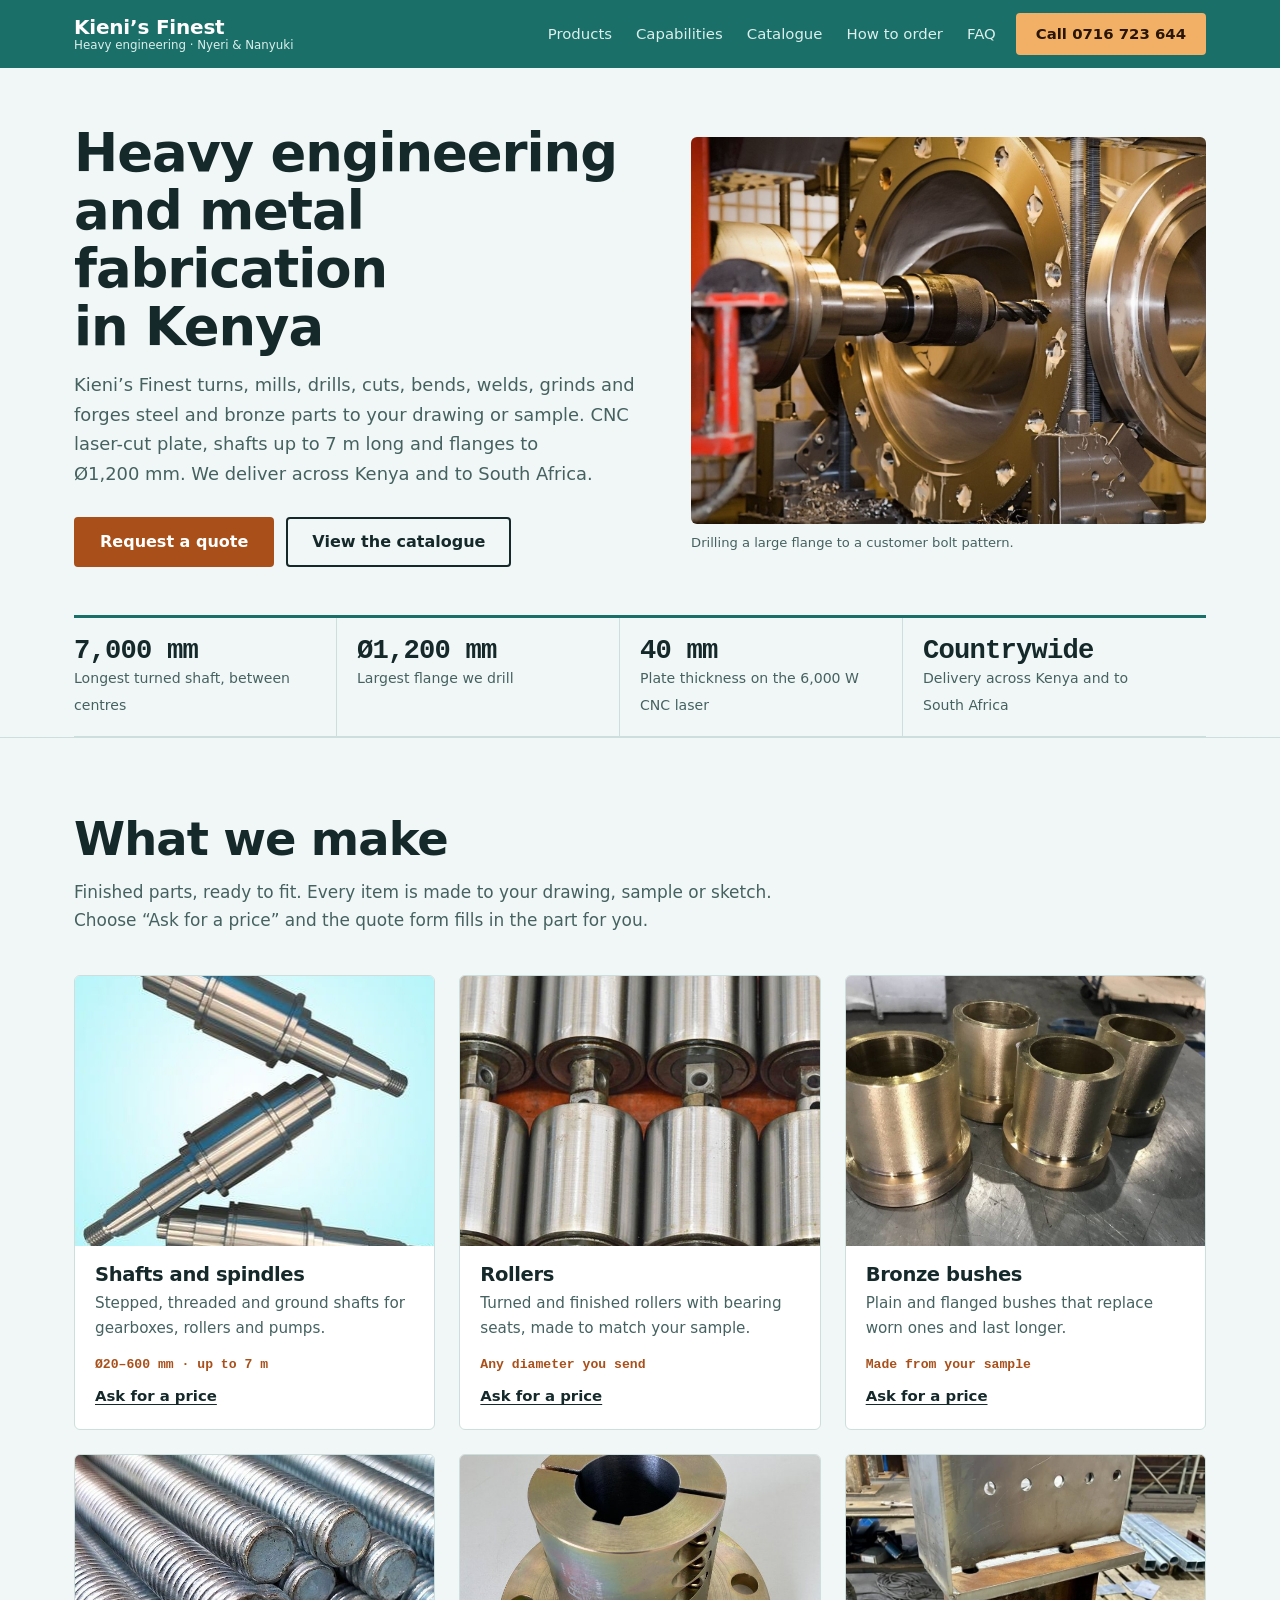
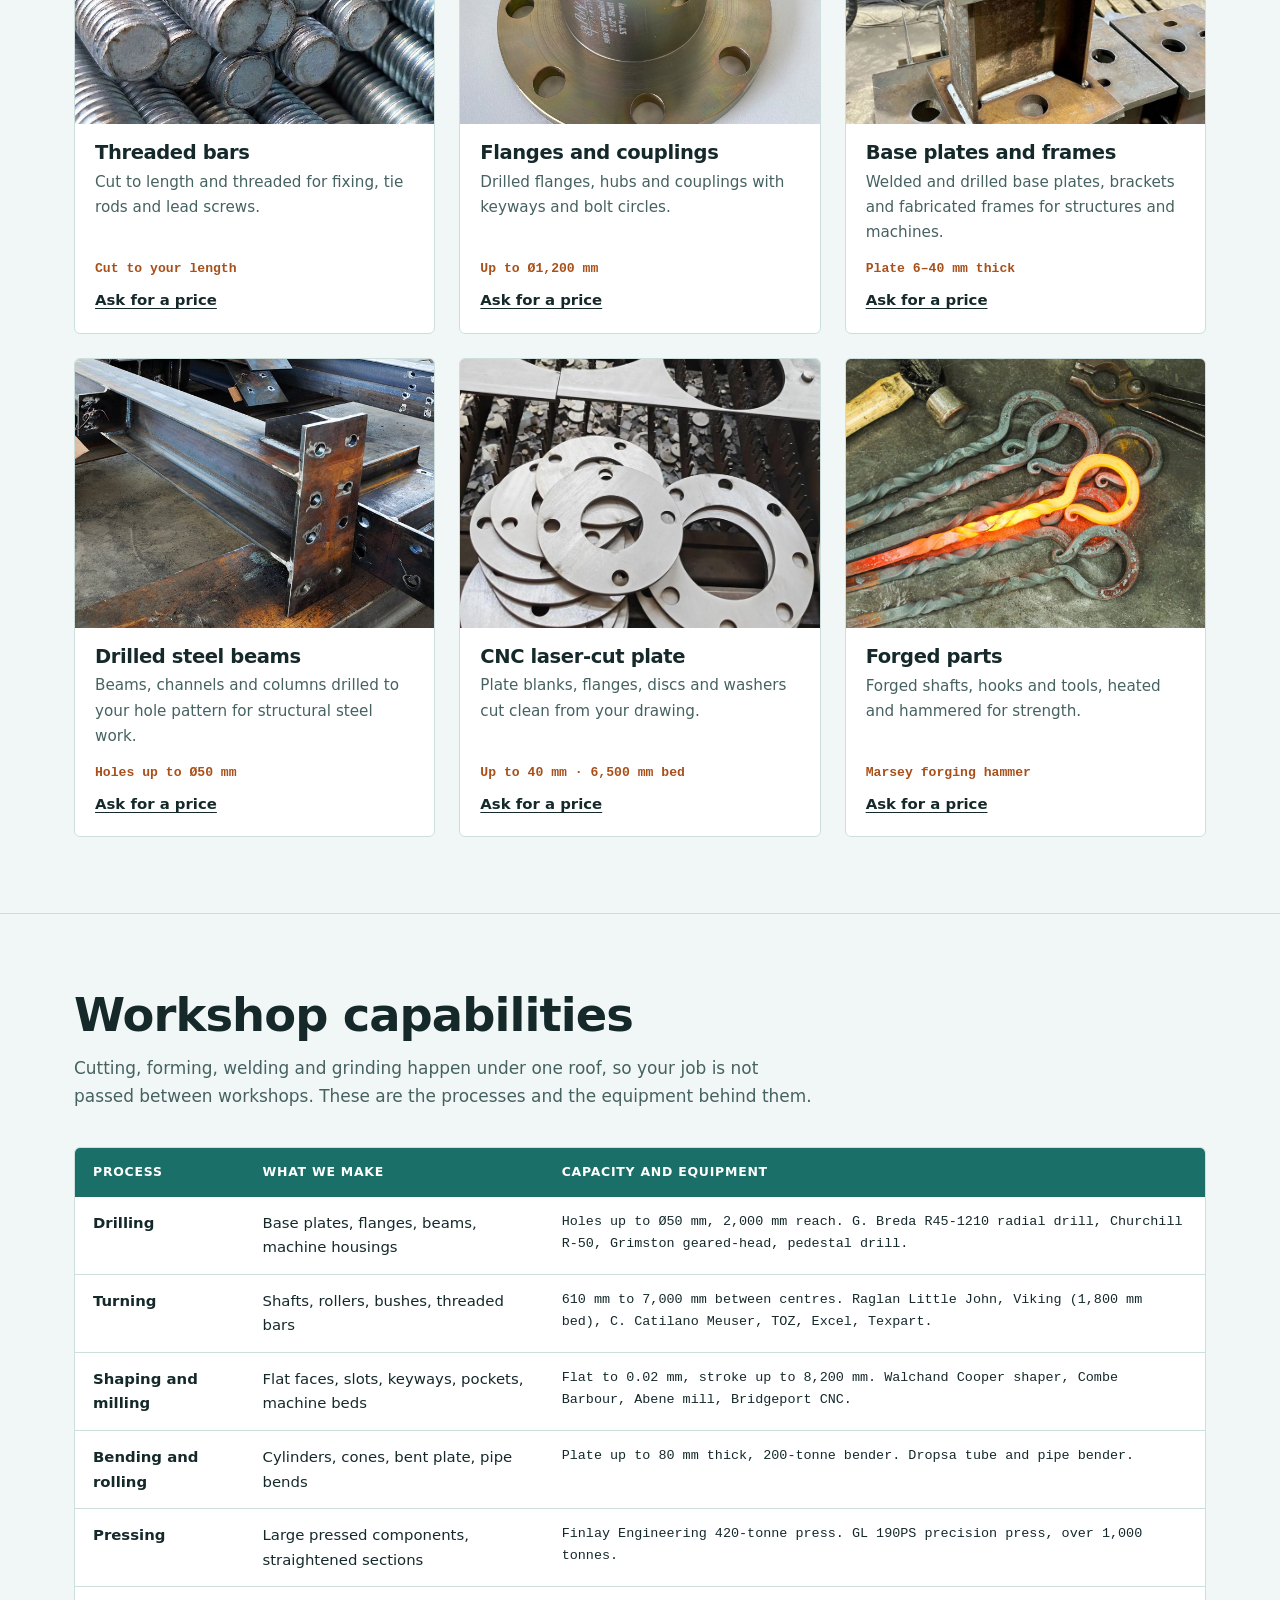
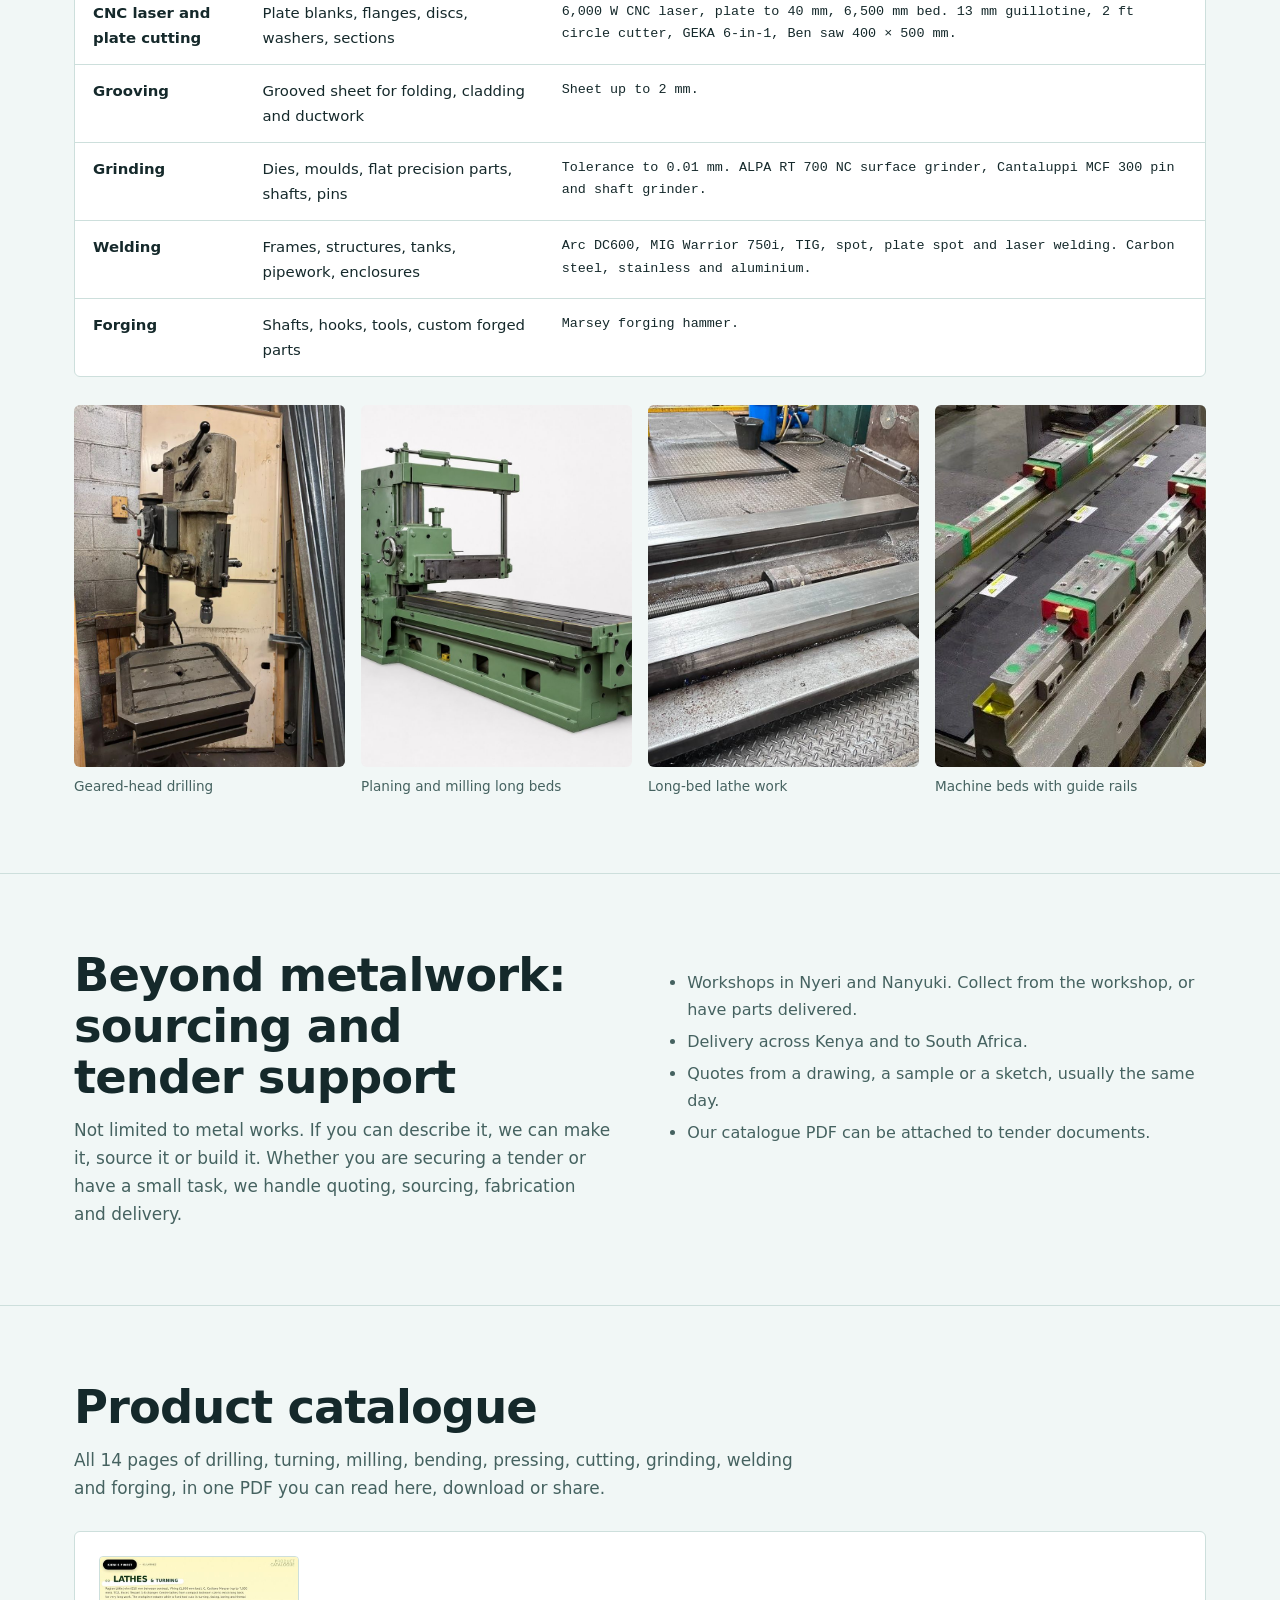
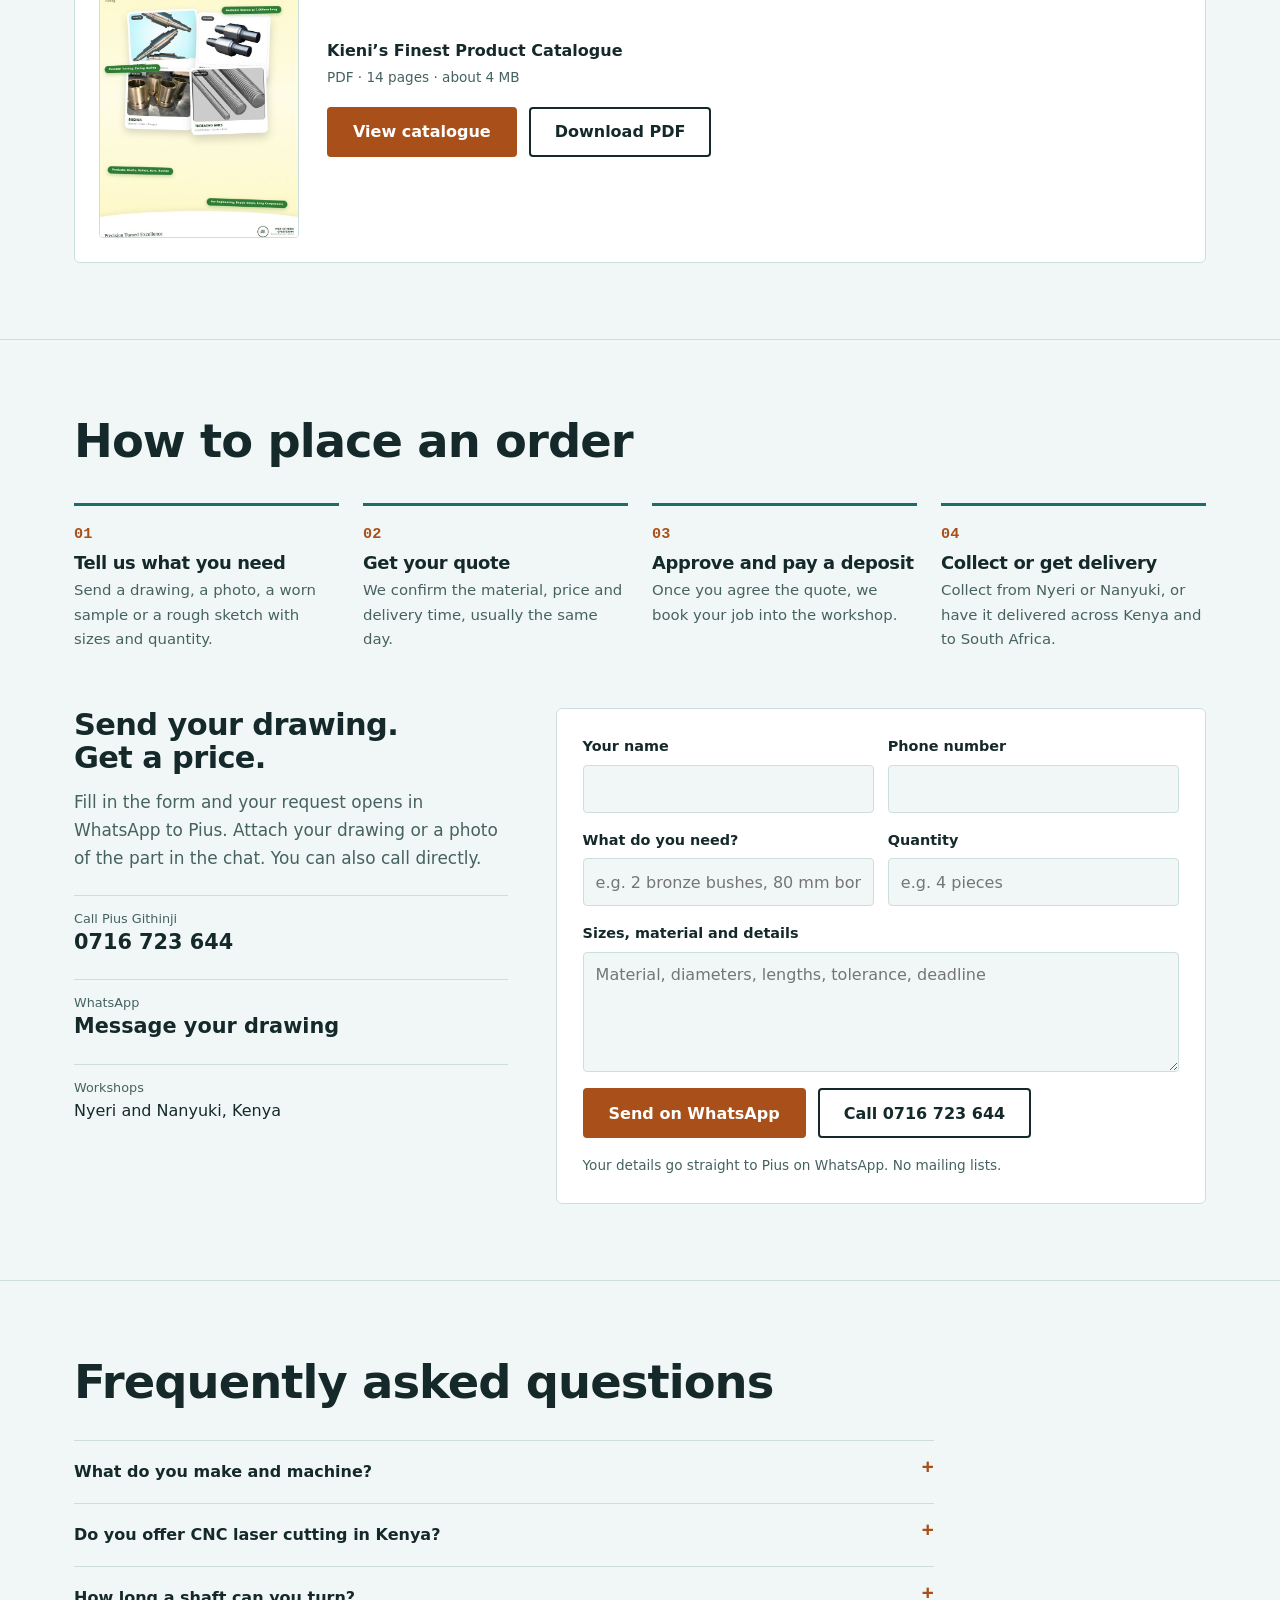
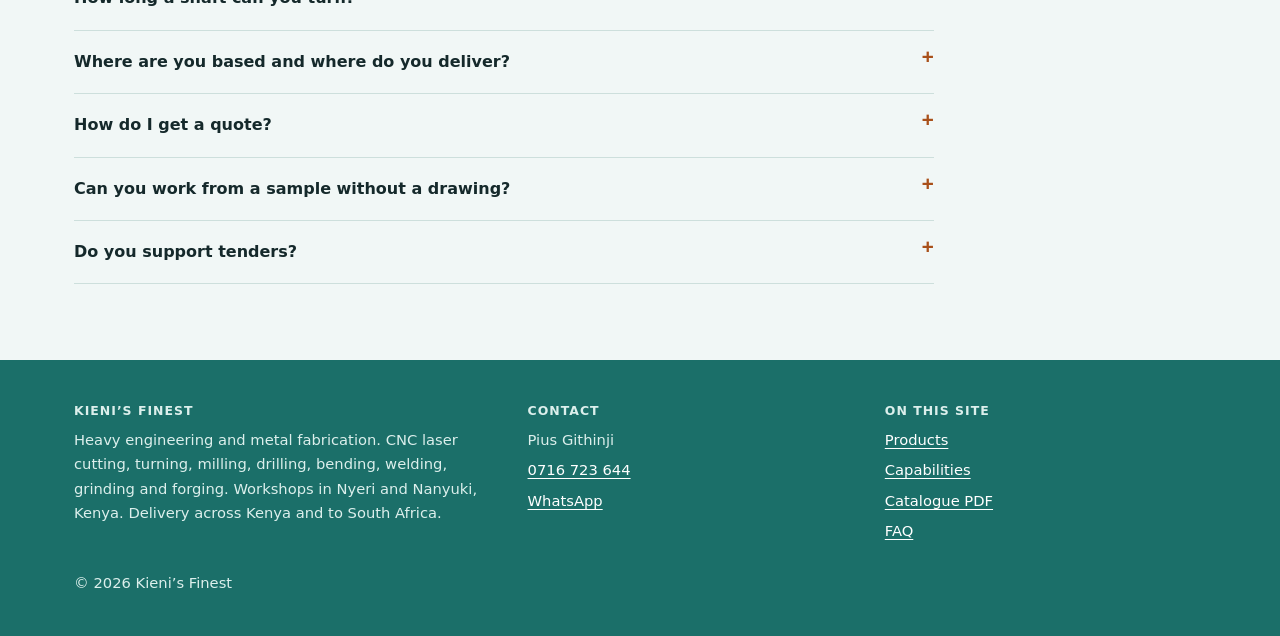
<file: index.html>
<!DOCTYPE html>
<html lang="en-KE">
<head>
<meta charset="utf-8">
<meta name="viewport" content="width=device-width, initial-scale=1, viewport-fit=cover">
<title>Heavy Engineering &amp; CNC Laser Cutting, Nyeri &amp; Nanyuki | Kieni’s Finest</title>
<meta name="description" content="Engineering workshop in Nyeri and Nanyuki, Kenya: CNC laser cutting, lathe turning up to 7 m, milling, drilling, plate bending, welding, grinding and forging. Delivery across Kenya and to South Africa.">
<link rel="canonical" href="https://YOUR-SITE-URL/">
<meta name="robots" content="index, follow, max-image-preview:large, max-snippet:-1">
<meta name="theme-color" content="#14181c">
<meta name="geo.region" content="KE">
<meta name="geo.placename" content="Nyeri, Nanyuki">
<link rel="icon" href="favicon.svg" type="image/svg+xml">
<link rel="icon" href="favicon.ico" sizes="any">
<link rel="apple-touch-icon" href="apple-touch-icon.png">
<link rel="alternate" type="text/plain" href="llms.txt" title="Site summary for AI assistants">
<link rel="preload" as="image" href="cnc-drilling-large-steel-flange.jpg" fetchpriority="high">
<meta property="og:type" content="website">
<meta property="og:site_name" content="Kieni’s Finest">
<meta property="og:locale" content="en_KE">
<meta property="og:title" content="Kieni’s Finest – Heavy engineering and CNC laser cutting, Nyeri &amp; Nanyuki">
<meta property="og:description" content="Shafts up to 7 m, flanges to Ø1,200 mm, CNC laser-cut plate, welded frames and forged parts. Quotes usually the same day. Delivery across Kenya and to South Africa.">
<meta property="og:url" content="https://YOUR-SITE-URL/">
<meta property="og:image" content="https://YOUR-SITE-URL/og-image.jpg">
<meta property="og:image:width" content="1200">
<meta property="og:image:height" content="630">
<meta property="og:image:alt" content="Large steel flange with a bolt-hole pattern being drilled on a machine">
<meta name="twitter:card" content="summary_large_image">
<link rel="stylesheet" href="styles.css">
<script type="application/ld+json">
{"@context":"https://schema.org","@graph":[
{"@type":"WebSite","@id":"https://YOUR-SITE-URL/#website","url":"https://YOUR-SITE-URL/","name":"Kieni’s Finest","inLanguage":"en-KE","publisher":{"@id":"https://YOUR-SITE-URL/#business"}},
{"@type":"WebPage","@id":"https://YOUR-SITE-URL/#webpage","url":"https://YOUR-SITE-URL/","name":"Heavy Engineering & CNC Laser Cutting, Nyeri & Nanyuki | Kieni’s Finest","isPartOf":{"@id":"https://YOUR-SITE-URL/#website"},"about":{"@id":"https://YOUR-SITE-URL/#business"},"primaryImageOfPage":{"@type":"ImageObject","url":"https://YOUR-SITE-URL/cnc-drilling-large-steel-flange.jpg"},"inLanguage":"en-KE"},
{"@type":["LocalBusiness","Organization"],"@id":"https://YOUR-SITE-URL/#business","name":"Kieni’s Finest","alternateName":"Kienis Finest","url":"https://YOUR-SITE-URL/","logo":"https://YOUR-SITE-URL/apple-touch-icon.png","image":"https://YOUR-SITE-URL/og-image.jpg","telephone":"+254716723644",
"description":"Engineering and metal fabrication workshop in Nyeri and Nanyuki, Kenya. CNC laser cutting, lathe turning up to 7 m, milling, drilling, plate bending, pressing, welding, grinding and forging, with sourcing and tender support. Delivery across Kenya and to South Africa.",
"address":[{"@type":"PostalAddress","addressLocality":"Nyeri","addressCountry":"KE"},{"@type":"PostalAddress","addressLocality":"Nanyuki","addressCountry":"KE"}],
"areaServed":[{"@type":"City","name":"Nyeri"},{"@type":"City","name":"Nanyuki"},{"@type":"Country","name":"Kenya"},{"@type":"Country","name":"South Africa"}],
"contactPoint":{"@type":"ContactPoint","contactType":"sales","name":"Pius Githinji","telephone":"+254716723644","availableLanguage":"English"},
"knowsAbout":["CNC laser cutting","Lathe turning","Metal fabrication","MIG TIG and arc welding","CNC milling","Plate bending and rolling","Hydraulic pressing","Surface and cylindrical grinding","Forging","Machine spares and bushes"],
"makesOffer":[
{"@type":"Offer","itemOffered":{"@type":"Service","name":"CNC laser cutting of steel plate","description":"6,000 W CNC laser, plate up to 40 mm on a 6,500 mm bed."}},
{"@type":"Offer","itemOffered":{"@type":"Service","name":"Long-bed lathe turning","description":"Shafts, rollers and bushes on centre lathes from 610 mm to 7,000 mm between centres."}},
{"@type":"Offer","itemOffered":{"@type":"Service","name":"Drilling of plates, flanges and beams","description":"Bolt holes up to Ø50 mm with 2,000 mm reach."}},
{"@type":"Offer","itemOffered":{"@type":"Service","name":"Shaping and CNC milling","description":"Machine beds, slots, keyways and flat faces, stroke up to 8,200 mm."}},
{"@type":"Offer","itemOffered":{"@type":"Service","name":"Plate bending, rolling and pressing","description":"200-tonne bender, plate up to 80 mm thick, presses from 420 tonnes."}},
{"@type":"Offer","itemOffered":{"@type":"Service","name":"Welding and heavy fabrication","description":"Frames, tanks, structures and pipework in MIG, TIG, arc, spot and laser welding."}},
{"@type":"Offer","itemOffered":{"@type":"Service","name":"Precision grinding","description":"Surface, pin and shaft grinding of dies, moulds and shafts."}},
{"@type":"Offer","itemOffered":{"@type":"Service","name":"Forging","description":"Forged shafts, hooks and tools."}},
{"@type":"Offer","itemOffered":{"@type":"Service","name":"Sourcing and tender support","description":"Quoting, sourcing, fabrication and delivery for tenders and small jobs."}}]},
{"@type":"DigitalDocument","name":"Kieni’s Finest Product Catalogue","url":"https://YOUR-SITE-URL/Kienis-Finest-Product-Catalogue.pdf","encodingFormat":"application/pdf","publisher":{"@id":"https://YOUR-SITE-URL/#business"}},
{"@type":"FAQPage","mainEntity":[
{"@type":"Question","name":"What do you make and machine?","acceptedAnswer":{"@type":"Answer","text":"Shafts, rollers, bronze bushes, threaded bars, flanges and couplings, base plates and fabricated frames, drilled steel beams, laser-cut plate blanks and forged parts, plus machine beds, welded frames, tanks and pipework. If you can describe it, we can make it, source it or build it."}},
{"@type":"Question","name":"Do you offer CNC laser cutting in Kenya?","acceptedAnswer":{"@type":"Answer","text":"Yes. We run a 6,000 W CNC laser for plate up to 40 mm on a 6,500 mm bed. We also cut with a guillotine (13 mm), a circle cutter (up to 2 ft) and a saw for sections up to 400 x 500 mm."}},
{"@type":"Question","name":"How long a shaft can you turn?","acceptedAnswer":{"@type":"Answer","text":"Our centre lathes cover 610 mm up to 7,000 mm between centres, for shaft diameters from Ø20 mm to Ø600 mm."}},
{"@type":"Question","name":"Where are you based and where do you deliver?","acceptedAnswer":{"@type":"Answer","text":"We work from Nyeri and Nanyuki. You can collect from the workshop or have parts delivered across Kenya and to South Africa."}},
{"@type":"Question","name":"How do I get a quote?","acceptedAnswer":{"@type":"Answer","text":"Send a drawing, photo or worn sample with sizes and quantity through the form on this page, or call or WhatsApp Pius Githinji on 0716 723 644. We confirm material, price and delivery time, usually the same day."}},
{"@type":"Question","name":"Can you work from a sample without a drawing?","acceptedAnswer":{"@type":"Answer","text":"Yes. We make parts from a drawing, a sample or a sketch. Bronze bushes and shafts are often made from the worn part."}},
{"@type":"Question","name":"Do you support tenders?","acceptedAnswer":{"@type":"Answer","text":"Yes. We help with quoting, sourcing, fabrication and delivery for tenders and small jobs alike, and our catalogue PDF can be attached to tender documents."}}]}
]}
</script>
</head>
<body>
<a class="skip" href="#main">Skip to content</a>
<header class="site-h">
 <div class="wrap">
  <a class="brand" href="#top" aria-label="Kieni’s Finest, home"><b>Kieni’s Finest</b><small>Heavy engineering · Nyeri &amp; Nanyuki</small></a>
  <nav aria-label="Main"><a href="#products">Products</a><a href="#capabilities">Capabilities</a><a href="#catalogue">Catalogue</a><a href="#order">How to order</a><a href="#faq">FAQ</a></nav>
  <a class="btn" href="tel:+254716723644">Call 0716 723 644</a>
  <details class="menu"><summary>Menu</summary><nav aria-label="Mobile"><a href="#products">Products</a><a href="#capabilities">Capabilities</a><a href="#catalogue">Catalogue</a><a href="#order">How to order</a><a href="#faq">FAQ</a><a href="tel:+254716723644">Call 0716 723 644</a></nav></details>
 </div>
</header>

<main id="main">
<section class="hero" id="top">
 <div class="wrap">
  <div>
   <h1>Heavy engineering and metal fabrication in Kenya</h1>
   <p class="lede">Kieni’s Finest turns, mills, drills, cuts, bends, welds, grinds and forges steel and bronze parts to your drawing or sample. CNC laser-cut plate, shafts up to 7&nbsp;m long and flanges to Ø1,200&nbsp;mm. We deliver across Kenya and to South Africa.</p>
   <div class="row">
    <a class="btn" href="#quote">Request a quote</a>
    <a class="btn alt" href="#catalogue">View the catalogue</a>
   </div>
  </div>
  <figure>
   <img src="cnc-drilling-large-steel-flange.jpg" width="1600" height="1067" alt="Large steel flange with a bolt-hole pattern being drilled on a machine" fetchpriority="high">
   <figcaption>Drilling a large flange to a customer bolt pattern.</figcaption>
  </figure>
 </div>
 <div class="wrap f">
  <ul class="facts" aria-label="Key capacities">
   <li><b>7,000 mm</b><span>Longest turned shaft, between centres</span></li>
   <li><b>Ø1,200 mm</b><span>Largest flange we drill</span></li>
   <li><b>40 mm</b><span>Plate thickness on the 6,000 W CNC laser</span></li>
   <li><b>Countrywide</b><span>Delivery across Kenya and to South Africa</span></li>
  </ul>
 </div>
</section>

<section id="products">
 <div class="wrap">
  <h2>What we make</h2>
  <p class="lede">Finished parts, ready to fit. Every item is made to your drawing, sample or sketch. Choose “Ask for a price” and the quote form fills in the part for you.</p>
  <div class="grid">
   <article class="card"><img src="turned-stepped-steel-shafts.jpg" width="360" height="360" loading="lazy" alt="Turned stepped steel shafts with threaded ends"><div><h3>Shafts and spindles</h3><p>Stepped, threaded and ground shafts for gearboxes, rollers and pumps.</p><span class="spec">Ø20–600 mm · up to 7 m</span><a href="#quote" data-item="Shafts and spindles">Ask for a price</a></div></article>
   <article class="card"><img src="machined-steel-rollers.jpg" width="550" height="550" loading="lazy" alt="Rows of machined steel rollers with bearing seats"><div><h3>Rollers</h3><p>Turned and finished rollers with bearing seats, made to match your sample.</p><span class="spec">Any diameter you send</span><a href="#quote" data-item="Rollers">Ask for a price</a></div></article>
   <article class="card"><img src="turned-bronze-flanged-bushes.jpg" width="1000" height="750" loading="lazy" alt="Four turned bronze flanged bushes on a workshop bench"><div><h3>Bronze bushes</h3><p>Plain and flanged bushes that replace worn ones and last longer.</p><span class="spec">Made from your sample</span><a href="#quote" data-item="Bronze bushes">Ask for a price</a></div></article>
   <article class="card"><img src="threaded-steel-rods-bars.jpg" width="640" height="896" loading="lazy" alt="Stack of threaded steel rods cut to length"><div><h3>Threaded bars</h3><p>Cut to length and threaded for fixing, tie rods and lead screws.</p><span class="spec">Cut to your length</span><a href="#quote" data-item="Threaded bars">Ask for a price</a></div></article>
   <article class="card"><img src="flange-coupling-hub-keyway.jpg" width="693" height="693" loading="lazy" alt="Steel flange coupling hub with keyway and bolt circle"><div><h3>Flanges and couplings</h3><p>Drilled flanges, hubs and couplings with keyways and bolt circles.</p><span class="spec">Up to Ø1,200 mm</span><a href="#quote" data-item="Flanges and couplings">Ask for a price</a></div></article>
   <article class="card"><img src="drilled-steel-base-plates-fabrication.jpg" width="900" height="1200" loading="lazy" alt="Welded steel column on a drilled base plate"><div><h3>Base plates and frames</h3><p>Welded and drilled base plates, brackets and fabricated frames for structures and machines.</p><span class="spec">Plate 6–40 mm thick</span><a href="#quote" data-item="Base plates and frames">Ask for a price</a></div></article>
   <article class="card"><img src="steel-beam-bolt-holes-drilled.jpg" width="724" height="483" loading="lazy" alt="Steel I-beam with end plates and drilled bolt holes"><div><h3>Drilled steel beams</h3><p>Beams, channels and columns drilled to your hole pattern for structural steel work.</p><span class="spec">Holes up to Ø50 mm</span><a href="#quote" data-item="Drilled steel beams">Ask for a price</a></div></article>
   <article class="card"><img src="cnc-laser-cut-steel-plate-flanges.jpg" width="800" height="1067" loading="lazy" alt="CNC laser-cut steel flanges and plate blanks stacked on a cutting table"><div><h3>CNC laser-cut plate</h3><p>Plate blanks, flanges, discs and washers cut clean from your drawing.</p><span class="spec">Up to 40 mm · 6,500 mm bed</span><a href="#quote" data-item="CNC laser-cut plate">Ask for a price</a></div></article>
   <article class="card"><img src="hot-forged-hooks-twisted-bars.jpg" width="1200" height="800" loading="lazy" alt="Hot forged hooks and twisted bars on a workshop bench"><div><h3>Forged parts</h3><p>Forged shafts, hooks and tools, heated and hammered for strength.</p><span class="spec">Marsey forging hammer</span><a href="#quote" data-item="Forged parts">Ask for a price</a></div></article>
  </div>
 </div>
</section>

<section id="capabilities">
 <div class="wrap">
  <h2>Workshop capabilities</h2>
  <p class="lede">Cutting, forming, welding and grinding happen under one roof, so your job is not passed between workshops. These are the processes and the equipment behind them.</p>
  <div class="tw" role="region" aria-label="Capabilities table" tabindex="0">
  <table>
   <thead><tr><th scope="col">Process</th><th scope="col">What we make</th><th scope="col">Capacity and equipment</th></tr></thead>
   <tbody>
    <tr><th scope="row">Drilling</th><td>Base plates, flanges, beams, machine housings</td><td>Holes up to Ø50 mm, 2,000 mm reach. G. Breda R45-1210 radial drill, Churchill R-50, Grimston geared-head, pedestal drill.</td></tr>
    <tr><th scope="row">Turning</th><td>Shafts, rollers, bushes, threaded bars</td><td>610 mm to 7,000 mm between centres. Raglan Little John, Viking (1,800 mm bed), C. Catilano Meuser, TOZ, Excel, Texpart.</td></tr>
    <tr><th scope="row">Shaping and milling</th><td>Flat faces, slots, keyways, pockets, machine beds</td><td>Flat to 0.02 mm, stroke up to 8,200 mm. Walchand Cooper shaper, Combe Barbour, Abene mill, Bridgeport CNC.</td></tr>
    <tr><th scope="row">Bending and rolling</th><td>Cylinders, cones, bent plate, pipe bends</td><td>Plate up to 80 mm thick, 200-tonne bender. Dropsa tube and pipe bender.</td></tr>
    <tr><th scope="row">Pressing</th><td>Large pressed components, straightened sections</td><td>Finlay Engineering 420-tonne press. GL 190PS precision press, over 1,000 tonnes.</td></tr>
    <tr><th scope="row">CNC laser and plate cutting</th><td>Plate blanks, flanges, discs, washers, sections</td><td>6,000 W CNC laser, plate to 40 mm, 6,500 mm bed. 13 mm guillotine, 2 ft circle cutter, GEKA 6-in-1, Ben saw 400 × 500 mm.</td></tr>
    <tr><th scope="row">Grooving</th><td>Grooved sheet for folding, cladding and ductwork</td><td>Sheet up to 2 mm.</td></tr>
    <tr><th scope="row">Grinding</th><td>Dies, moulds, flat precision parts, shafts, pins</td><td>Tolerance to 0.01 mm. ALPA RT 700 NC surface grinder, Cantaluppi MCF 300 pin and shaft grinder.</td></tr>
    <tr><th scope="row">Welding</th><td>Frames, structures, tanks, pipework, enclosures</td><td>Arc DC600, MIG Warrior 750i, TIG, spot, plate spot and laser welding. Carbon steel, stainless and aluminium.</td></tr>
    <tr><th scope="row">Forging</th><td>Shafts, hooks, tools, custom forged parts</td><td>Marsey forging hammer.</td></tr>
   </tbody>
  </table>
  </div>
  <div class="shop">
   <figure><img src="geared-head-drilling-machine.jpg" width="720" height="960" loading="lazy" alt="Geared-head pillar drilling machine with a square table"><figcaption>Geared-head drilling</figcaption></figure>
   <figure><img src="plano-milling-machine-long-bed.jpg" width="1000" height="1000" loading="lazy" alt="Plano-milling machine with a long table for heavy plate"><figcaption>Planing and milling long beds</figcaption></figure>
   <figure><img src="lathe-bed-guideways-leadscrew.jpg" width="1200" height="900" loading="lazy" alt="Long lathe bed with guideways and a lead screw"><figcaption>Long-bed lathe work</figcaption></figure>
   <figure><img src="machine-bed-linear-guide-rails.jpg" width="750" height="520" loading="lazy" alt="Machined machine bed with linear guide rails fitted"><figcaption>Machine beds with guide rails</figcaption></figure>
  </div>
 </div>
</section>

<section class="dark" id="sourcing">
 <div class="wrap two">
  <div>
   <h2 class="sec-h">Beyond metalwork: sourcing and tender support</h2>
   <p class="lede">Not limited to metal works. If you can describe it, we can make it, source it or build it. Whether you are securing a tender or have a small task, we handle quoting, sourcing, fabrication and delivery.</p>
  </div>
  <div>
   <ul>
    <li>Workshops in Nyeri and Nanyuki. Collect from the workshop, or have parts delivered.</li>
    <li>Delivery across Kenya and to South Africa.</li>
    <li>Quotes from a drawing, a sample or a sketch, usually the same day.</li>
    <li>Our catalogue PDF can be attached to tender documents.</li>
   </ul>
  </div>
 </div>
</section>

<section id="catalogue">
 <div class="wrap">
  <h2>Product catalogue</h2>
  <p class="lede">All 14 pages of drilling, turning, milling, bending, pressing, cutting, grinding, welding and forging, in one PDF you can read here, download or share.</p>
  <div class="cat-box">
   <img src="catalogue-preview-lathes.jpg" width="640" height="906" loading="lazy" alt="Catalogue page showing lathe-turned shafts, rollers, bushes and threaded bars">
   <div>
    <p><strong>Kieni’s Finest Product Catalogue</strong><br><span class="note">PDF · 14 pages · about 4 MB</span></p>
    <div class="row">
     <button class="btn" type="button" id="viewcat">View catalogue</button>
     <a class="btn alt" href="Kienis-Finest-Product-Catalogue.pdf" download>Download PDF</a>
    </div>
   </div>
  </div>
 </div>
</section>

<section id="order">
 <div class="wrap">
  <h2>How to place an order</h2>
  <ol class="steps">
   <li><h3>Tell us what you need</h3><p>Send a drawing, a photo, a worn sample or a rough sketch with sizes and quantity.</p></li>
   <li><h3>Get your quote</h3><p>We confirm the material, price and delivery time, usually the same day.</p></li>
   <li><h3>Approve and pay a deposit</h3><p>Once you agree the quote, we book your job into the workshop.</p></li>
   <li><h3>Collect or get delivery</h3><p>Collect from Nyeri or Nanyuki, or have it delivered across Kenya and to South Africa.</p></li>
  </ol>
  <div class="quote" id="quote">
   <div>
    <h3>Send your drawing. Get a price.</h3>
    <p class="lede">Fill in the form and your request opens in WhatsApp to Pius. Attach your drawing or a photo of the part in the chat. You can also call directly.</p>
    <ul class="contact">
     <li><small>Call Pius Githinji</small><a href="tel:+254716723644">0716 723 644</a></li>
     <li><small>WhatsApp</small><a href="https://wa.me/254716723644" rel="noopener">Message your drawing</a></li>
     <li><small>Workshops</small>Nyeri and Nanyuki, Kenya</li>
    </ul>
   </div>
   <form id="f">
    <div class="f2"><label>Your name<input name="n" required autocomplete="name"></label><label>Phone number<input name="p" type="tel" required autocomplete="tel" inputmode="tel"></label></div>
    <div class="f2"><label>What do you need?<input name="i" id="item" placeholder="e.g. 2 bronze bushes, 80 mm bore"></label><label>Quantity<input name="q" inputmode="numeric" placeholder="e.g. 4 pieces"></label></div>
    <label>Sizes, material and details<textarea name="d" placeholder="Material, diameters, lengths, tolerance, deadline"></textarea></label>
    <div class="row"><button class="btn" type="submit">Send on WhatsApp</button><a class="btn alt" href="tel:+254716723644">Call 0716 723 644</a></div>
    <p class="note" id="msg" role="status">Your details go straight to Pius on WhatsApp. No mailing lists.</p>
    <noscript><p class="note">JavaScript is off. Please call or WhatsApp 0716 723 644.</p></noscript>
   </form>
  </div>
 </div>
</section>

<section id="faq">
 <div class="wrap">
  <h2>Frequently asked questions</h2>
  <div class="faq">
   <details class="q"><summary>What do you make and machine?</summary><p>Shafts, rollers, bronze bushes, threaded bars, flanges and couplings, base plates and fabricated frames, drilled steel beams, laser-cut plate blanks and forged parts, plus machine beds, welded frames, tanks and pipework. If you can describe it, we can make it, source it or build it.</p></details>
   <details class="q"><summary>Do you offer CNC laser cutting in Kenya?</summary><p>Yes. We run a 6,000 W CNC laser for plate up to 40 mm on a 6,500 mm bed. We also cut with a guillotine (13 mm), a circle cutter (up to 2 ft) and a saw for sections up to 400 x 500 mm.</p></details>
   <details class="q"><summary>How long a shaft can you turn?</summary><p>Our centre lathes cover 610 mm up to 7,000 mm between centres, for shaft diameters from Ø20 mm to Ø600 mm.</p></details>
   <details class="q"><summary>Where are you based and where do you deliver?</summary><p>We work from Nyeri and Nanyuki. You can collect from the workshop or have parts delivered across Kenya and to South Africa.</p></details>
   <details class="q"><summary>How do I get a quote?</summary><p>Send a drawing, photo or worn sample with sizes and quantity through the form on this page, or call or WhatsApp Pius Githinji on 0716 723 644. We confirm material, price and delivery time, usually the same day.</p></details>
   <details class="q"><summary>Can you work from a sample without a drawing?</summary><p>Yes. We make parts from a drawing, a sample or a sketch. Bronze bushes and shafts are often made from the worn part.</p></details>
   <details class="q"><summary>Do you support tenders?</summary><p>Yes. We help with quoting, sourcing, fabrication and delivery for tenders and small jobs alike, and our catalogue PDF can be attached to tender documents.</p></details>
  </div>
 </div>
</section>
</main>

<footer>
 <div class="wrap">
  <div><h2>Kieni’s Finest</h2><p>Heavy engineering and metal fabrication. CNC laser cutting, turning, milling, drilling, bending, welding, grinding and forging. Workshops in Nyeri and Nanyuki, Kenya. Delivery across Kenya and to South Africa.</p></div>
  <div><h2>Contact</h2><ul><li>Pius Githinji</li><li><a href="tel:+254716723644">0716 723 644</a></li><li><a href="https://wa.me/254716723644" rel="noopener">WhatsApp</a></li></ul></div>
  <div><h2>On this site</h2><ul><li><a href="#products">Products</a></li><li><a href="#capabilities">Capabilities</a></li><li><a href="Kienis-Finest-Product-Catalogue.pdf">Catalogue PDF</a></li><li><a href="#faq">FAQ</a></li></ul></div>
 </div>
 <div class="wrap" style="display:block;margin-top:28px"><p>© 2026 Kieni’s Finest</p></div>
</footer>

<dialog id="catdlg" aria-label="Product catalogue">
 <div class="bar"><b>Kieni’s Finest Product Catalogue</b><a class="btn alt" href="Kienis-Finest-Product-Catalogue.pdf" download>Download</a><button class="btn" type="button" id="closecat">Close</button></div>
 <iframe id="catframe" title="Kieni’s Finest product catalogue PDF"></iframe>
</dialog>
<a id="wa" href="#" target="_blank" rel="noopener" hidden>WhatsApp</a>

<script>
(function(){
 var $=function(i){return document.getElementById(i)};
 document.addEventListener('click',function(e){var a=e.target.closest('[data-item]');if(a){$('item').value=a.dataset.item}});
 var dlg=$('catdlg'),pdf='Kienis-Finest-Product-Catalogue.pdf';
 $('viewcat').addEventListener('click',function(){
  if(window.matchMedia('(max-width:820px)').matches||!dlg.showModal){window.open(pdf,'_blank','noopener');return}
  if(!$('catframe').src)$('catframe').src=pdf+'#view=FitH';dlg.showModal()});
 $('closecat').addEventListener('click',function(){dlg.close()});
 dlg.addEventListener('click',function(e){if(e.target===dlg)dlg.close()});
 $('f').addEventListener('submit',function(e){
  e.preventDefault();var d=new FormData(e.target);
  var t='Hello Kieni’s Finest, I would like a quote.\n\nName: '+d.get('n')+'\nPhone: '+d.get('p')+'\nItem: '+(d.get('i')||'Not stated')+'\nQuantity: '+(d.get('q')||'Not stated')+'\nDetails: '+(d.get('d')||'I will send a drawing or photo');
  var a=$('wa');a.href='https://wa.me/254716723644?text='+encodeURIComponent(t);a.click();
  $('msg').textContent='WhatsApp should now be open with your request. If it did not open, call 0716 723 644.'});
})();
</script>
</body>
</html>
</file>
<file: styles.css>
:root{color-scheme:light;--bg:#f1f7f6;--surface:#fff;--ink:#15292b;--muted:#456260;--line:#cddfdc;--brand:#a9501a;--brand-ink:#fff;--dark:#1b6f69;--dark-ink:#fff;--dark-muted:#dcefec;--accent:#f2b066;--tint:#dcefeb;--focus:#0b63ce;
--sans:"Segoe UI",system-ui,-apple-system,Roboto,"Helvetica Neue",Arial,sans-serif;--mono:ui-monospace,"SF Mono",Consolas,"Liberation Mono",monospace;
box-sizing:border-box;padding-top:env(safe-area-inset-top,0px);padding-bottom:env(safe-area-inset-bottom,0px)}
*,*::before,*::after{box-sizing:inherit}
html{scroll-behavior:smooth;scroll-padding-top:84px;-webkit-text-size-adjust:100%}
body{margin:0;background:var(--bg);color:var(--ink);font:400 1rem/1.65 var(--sans);-webkit-font-smoothing:antialiased}
img{max-width:100%;height:auto;display:block}
a{color:inherit;text-underline-offset:3px}
p{margin:0}
h1,h2,h3{margin:0;line-height:1.1;letter-spacing:-.02em;text-wrap:balance}
:focus-visible{outline:3px solid var(--focus);outline-offset:3px}
.skip{position:absolute;left:12px;top:-60px;background:var(--brand);color:var(--brand-ink);padding:10px 16px;z-index:100;border-radius:4px}
.skip:focus{top:12px}
.wrap{max-width:1180px;margin:0 auto;padding:0 24px}
section{padding:76px 0;border-top:1px solid var(--line)}
section>.wrap>h2,.sec-h{font-size:clamp(1.9rem,4vw,2.9rem);font-weight:800;max-width:20em}
.lede{color:var(--muted);max-width:44em;margin-top:14px;font-size:1.06rem}
.btn{display:inline-flex;align-items:center;justify-content:center;min-height:50px;padding:0 24px;border-radius:4px;font:700 1rem var(--sans);text-decoration:none;border:2px solid var(--brand);background:var(--brand);color:var(--brand-ink);cursor:pointer}
.btn:hover{filter:brightness(1.1)}
.btn.alt{background:transparent;color:inherit;border-color:currentColor}
.row{display:flex;gap:12px;flex-wrap:wrap}
/* header */
.site-h{position:sticky;top:0;z-index:50;background:var(--dark);color:var(--dark-ink);padding-top:env(safe-area-inset-top,0px)}
.site-h .wrap{display:flex;align-items:center;gap:20px;min-height:68px}
.brand{display:flex;flex-direction:column;line-height:1.15;text-decoration:none;margin-right:auto}
.brand b{font-size:1.25rem;letter-spacing:-.01em}
.brand small{font-size:.74rem;color:var(--dark-muted)}
.site-h nav{display:flex;gap:24px}
.site-h nav a{text-decoration:none;font-size:.93rem;color:var(--dark-muted)}
.site-h nav a:hover{color:#fff;text-decoration:underline}
.site-h .btn{min-height:42px;padding:0 18px;font-size:.93rem;background:var(--accent);border-color:var(--accent);color:#2a1503}
.menu{display:none}
/* hero */
.hero{padding:56px 0 0;border:0}
.hero .wrap{display:grid;grid-template-columns:1.05fr .95fr;gap:48px;align-items:center}
.hero .wrap.f{display:block}
.hero h1{font-size:clamp(2.1rem,4.3vw,3.3rem);font-weight:800}
.hero .lede{font-size:1.12rem}
.hero .row{margin-top:28px}
.hero figure{margin:0}
.hero img{width:100%;aspect-ratio:4/3;object-fit:cover;border-radius:6px}
.hero figcaption{font-size:.82rem;color:var(--muted);margin-top:8px}
.facts{margin:48px 0 0;padding:0;list-style:none;display:grid;grid-template-columns:repeat(4,1fr);border-top:3px solid var(--dark);border-bottom:1px solid var(--line)}
.facts li{padding:18px 20px 18px 0;border-right:1px solid var(--line);margin-right:20px}
.facts li:last-child{border:0}
.facts b{display:block;font:700 1.7rem/1.1 var(--mono);letter-spacing:-.03em}
.facts span{font-size:.88rem;color:var(--muted)}
/* products */
.grid{display:grid;grid-template-columns:repeat(3,1fr);gap:24px;margin-top:40px}
.card{background:var(--surface);border:1px solid var(--line);border-radius:6px;overflow:hidden;display:flex;flex-direction:column}
.card img{width:100%;aspect-ratio:4/3;object-fit:cover;background:#cdd3cf}
.card div{padding:18px 20px 20px;display:flex;flex-direction:column;gap:6px;flex:1}
.card h3{font-size:1.22rem;font-weight:700}
.card p{color:var(--muted);font-size:.95rem}
.card .spec{margin-top:auto;padding-top:10px;font:600 .82rem var(--mono);color:var(--brand)}
.card a{font-weight:700;font-size:.93rem;margin-top:6px}
/* capabilities */
.tw{overflow-x:auto;margin-top:36px;border:1px solid var(--line);border-radius:6px;background:var(--surface)}
table{border-collapse:collapse;width:100%;min-width:760px;font-size:.93rem}
th,td{text-align:left;vertical-align:top;padding:14px 18px;border-bottom:1px solid var(--line)}
thead th{background:var(--dark);color:var(--dark-ink);font-size:.78rem;letter-spacing:.06em;text-transform:uppercase}
tbody th{font-weight:700;width:15%}
td:nth-child(3){font-family:var(--mono);font-size:.84rem}
tr:last-child>*{border-bottom:0}
.shop{display:grid;grid-template-columns:repeat(4,1fr);gap:16px;margin-top:28px}
.shop figure{margin:0}
.shop img{width:100%;aspect-ratio:3/4;object-fit:cover;border-radius:6px}
.shop figcaption{font-size:.85rem;color:var(--muted);margin-top:8px}
/* sourcing + catalogue */
.two{display:grid;grid-template-columns:1fr 1fr;gap:56px;align-items:start}
.two ul{margin:20px 0 0;padding-left:1.2em;color:var(--muted)}
.two li{margin-bottom:6px}
.cat-box{display:grid;grid-template-columns:200px 1fr;gap:28px;align-items:center;margin-top:28px;padding:24px;background:var(--surface);border:1px solid var(--line);border-radius:6px}
.cat-box img{border:1px solid var(--line);border-radius:4px}
.cat-box .row{margin-top:16px}
.tint{background:var(--tint);color:var(--ink)}
.tint .lede,.tint li{color:var(--muted)}
dialog{width:min(1000px,96vw);height:92vh;max-height:92vh;padding:0;border:0;border-radius:8px;background:var(--surface);color:var(--ink)}
dialog::backdrop{background:rgba(0,0,0,.7)}
dialog .bar{display:flex;align-items:center;gap:10px;padding:10px 14px;border-bottom:1px solid var(--line)}
dialog .bar b{margin-right:auto}
dialog .bar .btn{min-height:38px;padding:0 14px;font-size:.88rem}
dialog iframe{width:100%;height:calc(100% - 59px);border:0;background:#888}
/* order */
.steps{list-style:none;margin:36px 0 0;padding:0;display:grid;grid-template-columns:repeat(4,1fr);gap:24px;counter-reset:s}
.steps li{counter-increment:s;border-top:3px solid var(--dark);padding-top:14px}
.steps li::before{content:"0" counter(s);font:700 .95rem var(--mono);color:var(--brand)}
.steps h3{font-size:1.12rem;margin:6px 0}
.steps p{font-size:.93rem;color:var(--muted)}
.quote{display:grid;grid-template-columns:.8fr 1.2fr;gap:48px;margin-top:56px;align-items:start}
.quote h3{font-size:1.9rem;font-weight:800}
.contact{margin:22px 0 0;padding:0;list-style:none;display:grid;gap:10px}
.contact li{padding:12px 0;border-top:1px solid var(--line)}
.contact small{display:block;color:var(--muted);font-size:.8rem}
.contact a{font:700 1.3rem/1.3 var(--sans);text-decoration:none}
form{display:grid;gap:16px;background:var(--surface);border:1px solid var(--line);border-radius:6px;padding:26px}
.f2{display:grid;grid-template-columns:1fr 1fr;gap:14px}
label{display:grid;gap:6px;font-weight:600;font-size:.9rem}
input,textarea{font:400 1rem var(--sans);color:var(--ink);background:var(--bg);border:1.5px solid var(--line);border-radius:4px;padding:12px;width:100%;min-height:48px}
textarea{min-height:120px;resize:vertical}
.note{font-size:.85rem;color:var(--muted)}
/* faq */
.faq{margin-top:32px;border-top:1px solid var(--line);max-width:860px}
details.q{border-bottom:1px solid var(--line);padding:4px 0}
details.q summary{cursor:pointer;font-weight:700;padding:14px 0;list-style:none;display:flex;justify-content:space-between;gap:16px}
details.q summary::after{content:"+";font:700 1.3rem/1 var(--mono);color:var(--brand)}
details.q[open] summary::after{content:"–"}
details.q p{color:var(--muted);padding:0 0 16px;max-width:46em}
footer{background:var(--dark);color:var(--dark-ink);padding:44px 0 calc(40px + env(safe-area-inset-bottom,0px));font-size:.92rem}
footer .wrap{display:grid;grid-template-columns:1.3fr 1fr 1fr;gap:36px}
footer h2{font-size:.78rem;letter-spacing:.08em;text-transform:uppercase;color:var(--dark-muted);margin-bottom:10px}
footer p,footer li{color:var(--dark-muted)}
footer ul{list-style:none;margin:0;padding:0;display:grid;gap:6px}
footer a{color:var(--dark-ink)}
@media (max-width:980px){
 .site-h nav{display:none}
 .menu{display:block;position:relative}
 .menu summary{list-style:none;cursor:pointer;font-weight:600;padding:10px 14px;border:1px solid rgba(255,255,255,.55);border-radius:4px}
 .menu nav{display:grid;position:absolute;right:0;top:52px;width:230px;background:var(--dark);border:1px solid rgba(255,255,255,.4);border-radius:6px;padding:10px 16px;gap:12px}
 .hero .wrap,.two,.quote,footer .wrap{grid-template-columns:1fr}
 .hero .wrap.f{display:block}
 .grid{grid-template-columns:1fr 1fr}.steps,.shop,.facts{grid-template-columns:1fr 1fr}
 .facts li:nth-child(2){border-right:0}
 .cat-box{grid-template-columns:140px 1fr}
}
@media (max-width:620px){
 section{padding:56px 0}.wrap{padding:0 18px}
 .grid,.steps,.shop,.f2,.facts{grid-template-columns:1fr}
 .facts li{border-right:0;border-bottom:1px solid var(--line);margin-right:0}
 .site-h .btn{display:none}
 .cat-box{grid-template-columns:1fr}.cat-box img{max-width:200px}
}
@media (prefers-reduced-motion:reduce){html{scroll-behavior:auto}}
</file>
